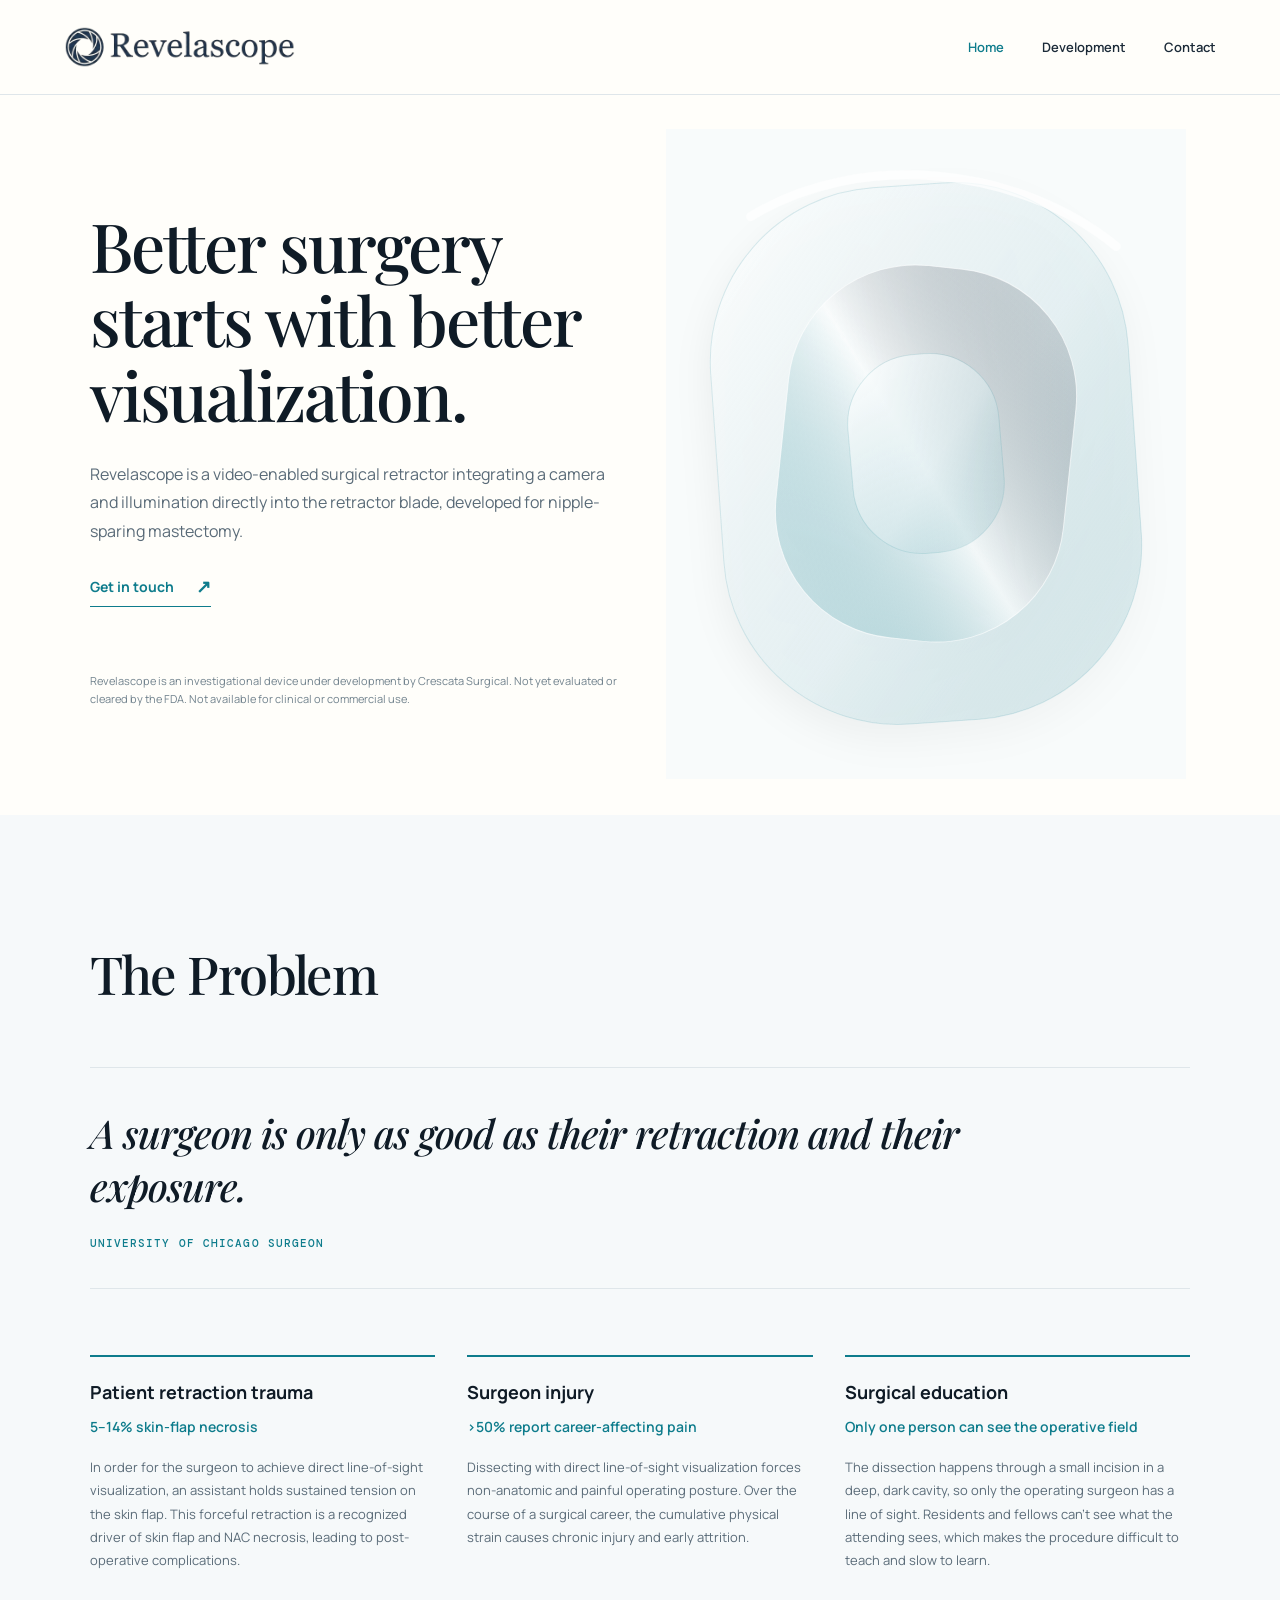
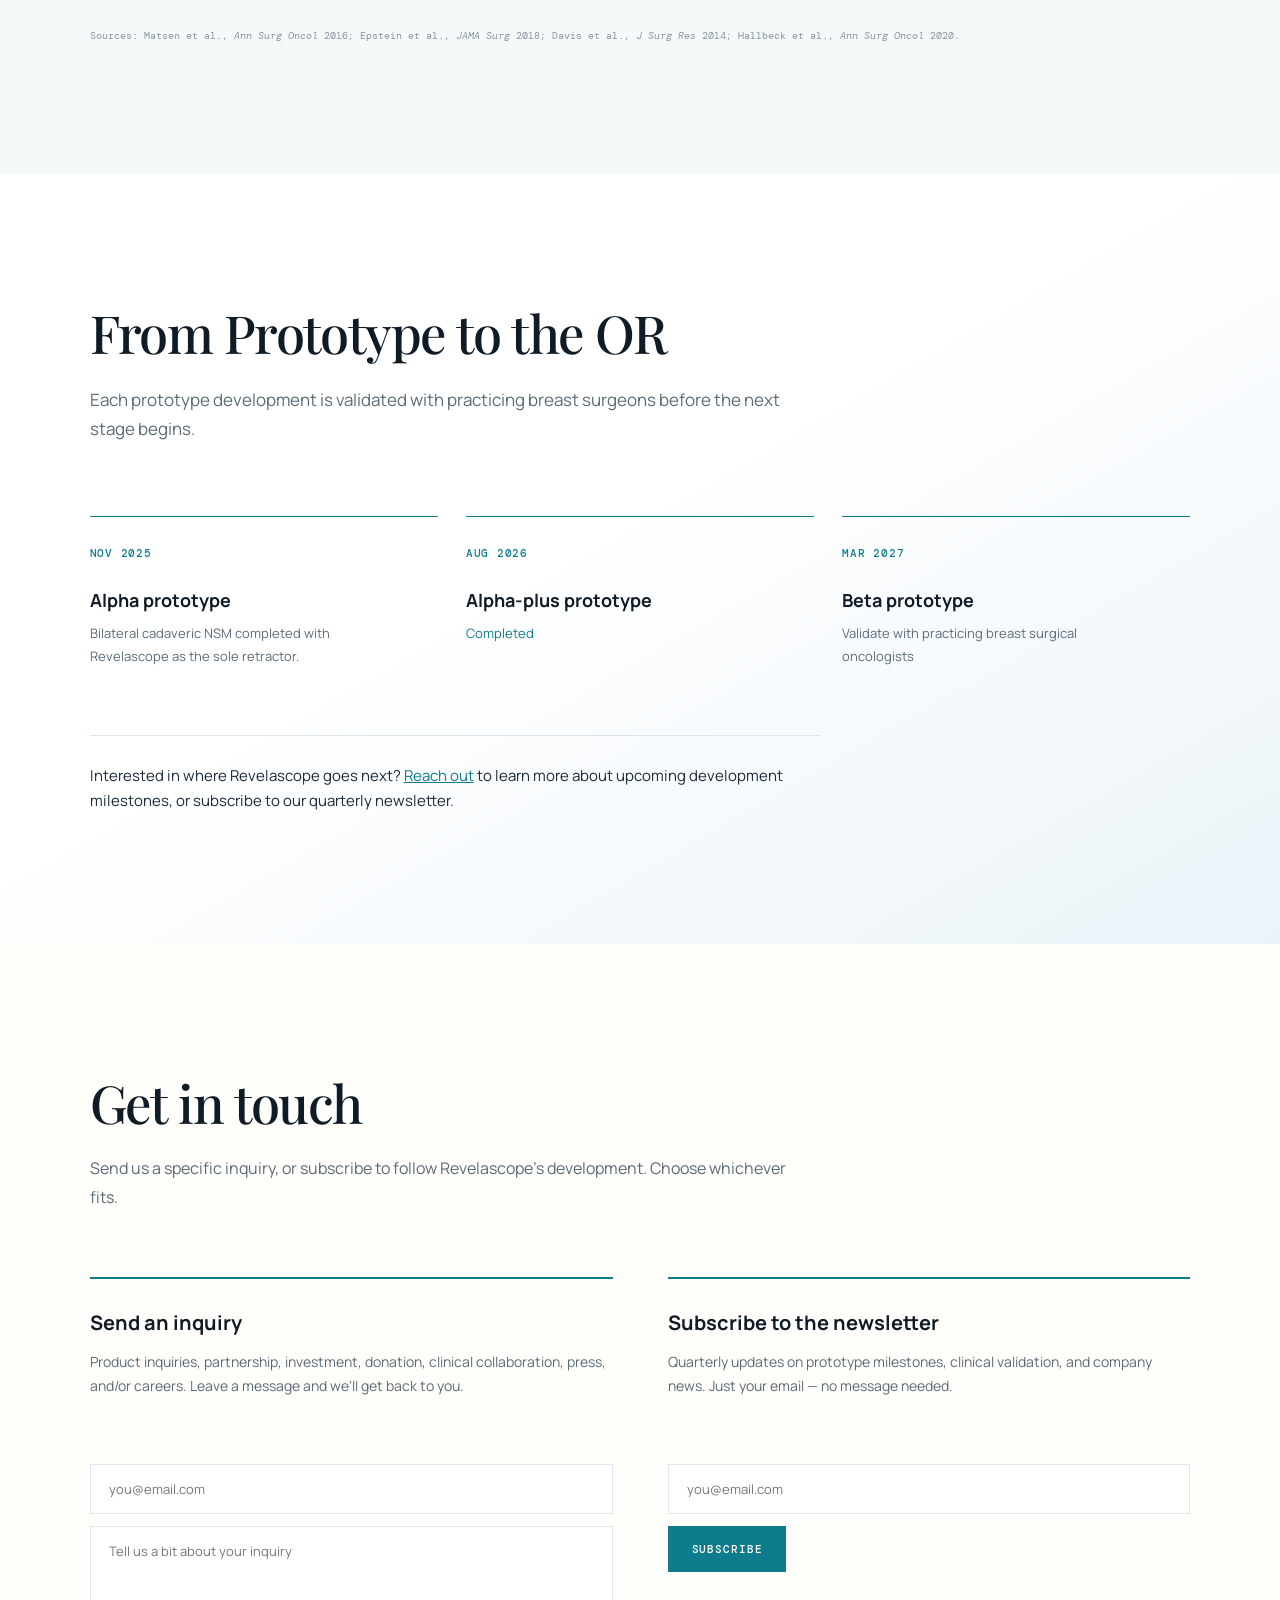
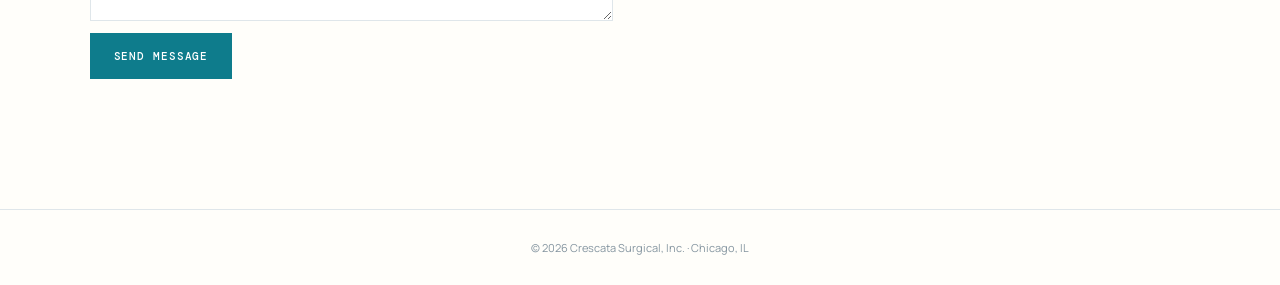
<file: index.html>
<!DOCTYPE html>
<html lang="en">
<head>
<meta charset="UTF-8">
<meta name="viewport" content="width=device-width, initial-scale=1.0">
<title>Revelascope</title>
<meta name="description" content="Better surgery starts with better visualization. Revelascope is a video-enabled surgical retractor integrating a camera and illumination directly into the retractor blade, developed for nipple-sparing mastectomy.">
<meta name="color-scheme" content="light">
<link rel="icon" href="logo.png">
<link rel="preconnect" href="https://fonts.googleapis.com">
<link rel="preconnect" href="https://fonts.gstatic.com" crossorigin>
<link href="https://fonts.googleapis.com/css2?family=DM+Mono:wght@400;500&family=Manrope:wght@400;500;600;700;800&family=Playfair+Display:ital,wght@0,500;0,600;0,700;1,400;1,500;1,600&display=swap" rel="stylesheet">
<link rel="stylesheet" href="style.css">
</head>
<body>

<div class="sticky-top">
  <header class="site">
    <div class="navbar">
      <a class="logo-link" href="#home"><img src="logo.png" alt="Revelascope"></a>
      <nav class="links">
        <a href="#home" aria-current="page">Home</a>
        <a href="#plan">Development</a>
        <a href="#contact">Contact</a>
      </nav>
    </div>
  </header>
</div>

<main>

  <section class="panel" id="home">
    <div class="inner hero-layout">
      <div class="hero-copy">
      <h1 class="hero">Better surgery starts with better visualization.</h1>
      <p class="sub">Revelascope is a video-enabled surgical retractor integrating a camera and illumination directly into the retractor blade, developed for nipple-sparing mastectomy.</p>
      <a class="text-link" href="#contact">Get in touch <span aria-hidden="true">↗</span></a>
      <p class="disclaimer">Revelascope is an investigational device under development by Crescata Surgical. Not yet evaluated or cleared by the FDA. Not available for clinical or commercial use.</p>
      </div>
      <div class="hero-art" aria-hidden="true"><img src="soft-glass-nested.svg" alt=""></div>
    </div>
  </section>

  <section class="panel" id="problem">
    <div class="inner">
      <h2>The Problem</h2>

      <figure class="quote">
        <blockquote>A surgeon is only as good as their retraction and their exposure.</blockquote>
        <cite>University of Chicago Surgeon</cite>
      </figure>

      <div class="issues">
        <article><h3>Patient retraction trauma</h3><strong>5&ndash;14% skin-flap necrosis</strong><p>In order for the surgeon to achieve direct line-of-sight visualization, an assistant holds sustained tension on the skin flap. This forceful retraction is a recognized driver of skin flap and NAC necrosis, leading to post-operative complications.</p></article>
        <article><h3>Surgeon injury</h3><strong>&gt;50% report career-affecting pain</strong><p>Dissecting with direct line-of-sight visualization forces non-anatomic and painful operating posture. Over the course of a surgical career, the cumulative physical strain causes chronic injury and early attrition.</p></article>
        <article><h3>Surgical education</h3><strong>Only one person can see the operative field</strong><p>The dissection happens through a small incision in a deep, dark cavity, so only the operating surgeon has a line of sight. Residents and fellows can&#39;t see what the attending sees, which makes the procedure difficult to teach and slow to learn.</p></article>
      </div>

      <p class="footnote">Sources: Matsen et&nbsp;al., <em>Ann Surg Oncol</em> 2016; Epstein et&nbsp;al., <em>JAMA Surg</em> 2018; Davis et&nbsp;al., <em>J Surg Res</em> 2014; Hallbeck et&nbsp;al., <em>Ann Surg Oncol</em> 2020.</p>
    </div>
  </section>


  <section class="panel" id="plan">
    <div class="inner">
      <h2>From Prototype to the OR</h2>
      <p class="plan-highlight">Each prototype development is validated with practicing breast surgeons before the next stage begins.</p>

      <div class="htimeline">
        <div class="htl-item done">
          <span class="htl-date">Nov 2025</span>
          <div class="htl-node"><span class="dot"></span></div>
          <div class="htl-body">
            <strong>Alpha prototype</strong>
            <span>Bilateral cadaveric NSM completed with Revelascope as the sole retractor.</span>
          </div>
        </div>
        <div class="htl-item done">
          <span class="htl-date">Aug 2026</span>
          <div class="htl-node"><span class="dot"></span></div>
          <div class="htl-body">
            <strong>Alpha-plus prototype</strong>
            <span class="badge">Completed</span>
          </div>
        </div>
        <div class="htl-item">
          <span class="htl-date">Mar 2027</span>
          <div class="htl-node"><span class="dot"></span></div>
          <div class="htl-body">
            <strong>Beta prototype</strong>
            <span>Validate with practicing breast surgical oncologists</span>
          </div>
        </div>
      </div>

      <p class="callout">Interested in where Revelascope goes next? <a href="#contact">Reach out</a> to learn more about upcoming development milestones, or subscribe to our quarterly newsletter.</p>
    </div>
  </section>

  <section class="panel" id="contact">
    <div class="inner">
      <h2>Get in touch</h2>
      <p class="sub">Send us a specific inquiry, or subscribe to follow Revelascope&#39;s development. Choose whichever fits.</p>

      <div class="contact-cols">
        <div class="contact-col">
          <h3 class="col-title">Send an inquiry</h3>
          <p class="col-desc">Product inquiries, partnership, investment, donation, clinical collaboration, press, and&#47;or careers. Leave a message and we&#39;ll get back to you.</p>
          <form id="interest-form" class="stack" name="revelascope-interest" method="POST" data-netlify="true" netlify-honeypot="bot-field">
            <input type="hidden" name="form-name" value="revelascope-interest">
            <p style="display:none;"><label>Don't fill this out: <input name="bot-field"></label></p>
            <input type="email" name="email" placeholder="you@email.com" required aria-label="Your email address">
            <textarea name="message" placeholder="Tell us a bit about your inquiry" aria-label="Message"></textarea>
            <button type="submit" class="btn">Send message</button>
          </form>
          <p class="confirm" id="interest-confirm">Thanks &mdash; we&#39;ll be in touch.</p>
        </div>

        <div class="contact-col">
          <h3 class="col-title">Subscribe to the newsletter</h3>
          <p class="col-desc">Quarterly updates on prototype milestones, clinical validation, and company news. Just your email &mdash; no message needed.</p>
          <form id="news-form" class="stack" name="revelascope-newsletter" method="POST" data-netlify="true" netlify-honeypot="bot-field">
            <input type="hidden" name="form-name" value="revelascope-newsletter">
            <p style="display:none;"><label>Don't fill this out: <input name="bot-field"></label></p>
            <input type="email" name="email" placeholder="you@email.com" required aria-label="Email address for newsletter">
            <button type="submit" class="btn">Subscribe</button>
          </form>
          <p class="confirm" id="news-confirm">You&#39;re subscribed &mdash; thanks.</p>
        </div>
      </div>
    </div>
  </section>

</main>

<footer>© 2026 Crescata Surgical, Inc. · Chicago, IL</footer>

<script>
  // Netlify form confirmation UX
  function wire(formId, confirmId){
    var f = document.getElementById(formId), c = document.getElementById(confirmId);
    if(!f) return;
    f.addEventListener('submit', function(e){
      e.preventDefault();
      fetch('/', {method:'POST', headers:{'Content-Type':'application/x-www-form-urlencoded'}, body:new URLSearchParams(new FormData(f)).toString()})
        .then(function(){ f.style.display='none'; c.style.display='block'; })
        .catch(function(){ f.submit(); });
    });
  }
  wire('interest-form','interest-confirm');
  wire('news-form','news-confirm');

  // Scroll-spy: highlight the tab for the section currently in view
  var navLinks = Array.prototype.slice.call(document.querySelectorAll('nav.links a'));
  var map = {};
  navLinks.forEach(function(a){ var id = a.getAttribute('href').slice(1); if(id) map[id] = a; });
  map['problem'] = map['home']; // folded problem keeps Home active
  var obs = new IntersectionObserver(function(entries){
    entries.forEach(function(en){
      if(en.isIntersecting){
        navLinks.forEach(function(a){ a.removeAttribute('aria-current'); });
        var a = map[en.target.id];
        if(a) a.setAttribute('aria-current','page');
      }
    });
  }, {rootMargin:'-45% 0px -50% 0px', threshold:0});
  document.querySelectorAll('section.panel').forEach(function(s){ obs.observe(s); });
</script>

</body>
</html>
</file>
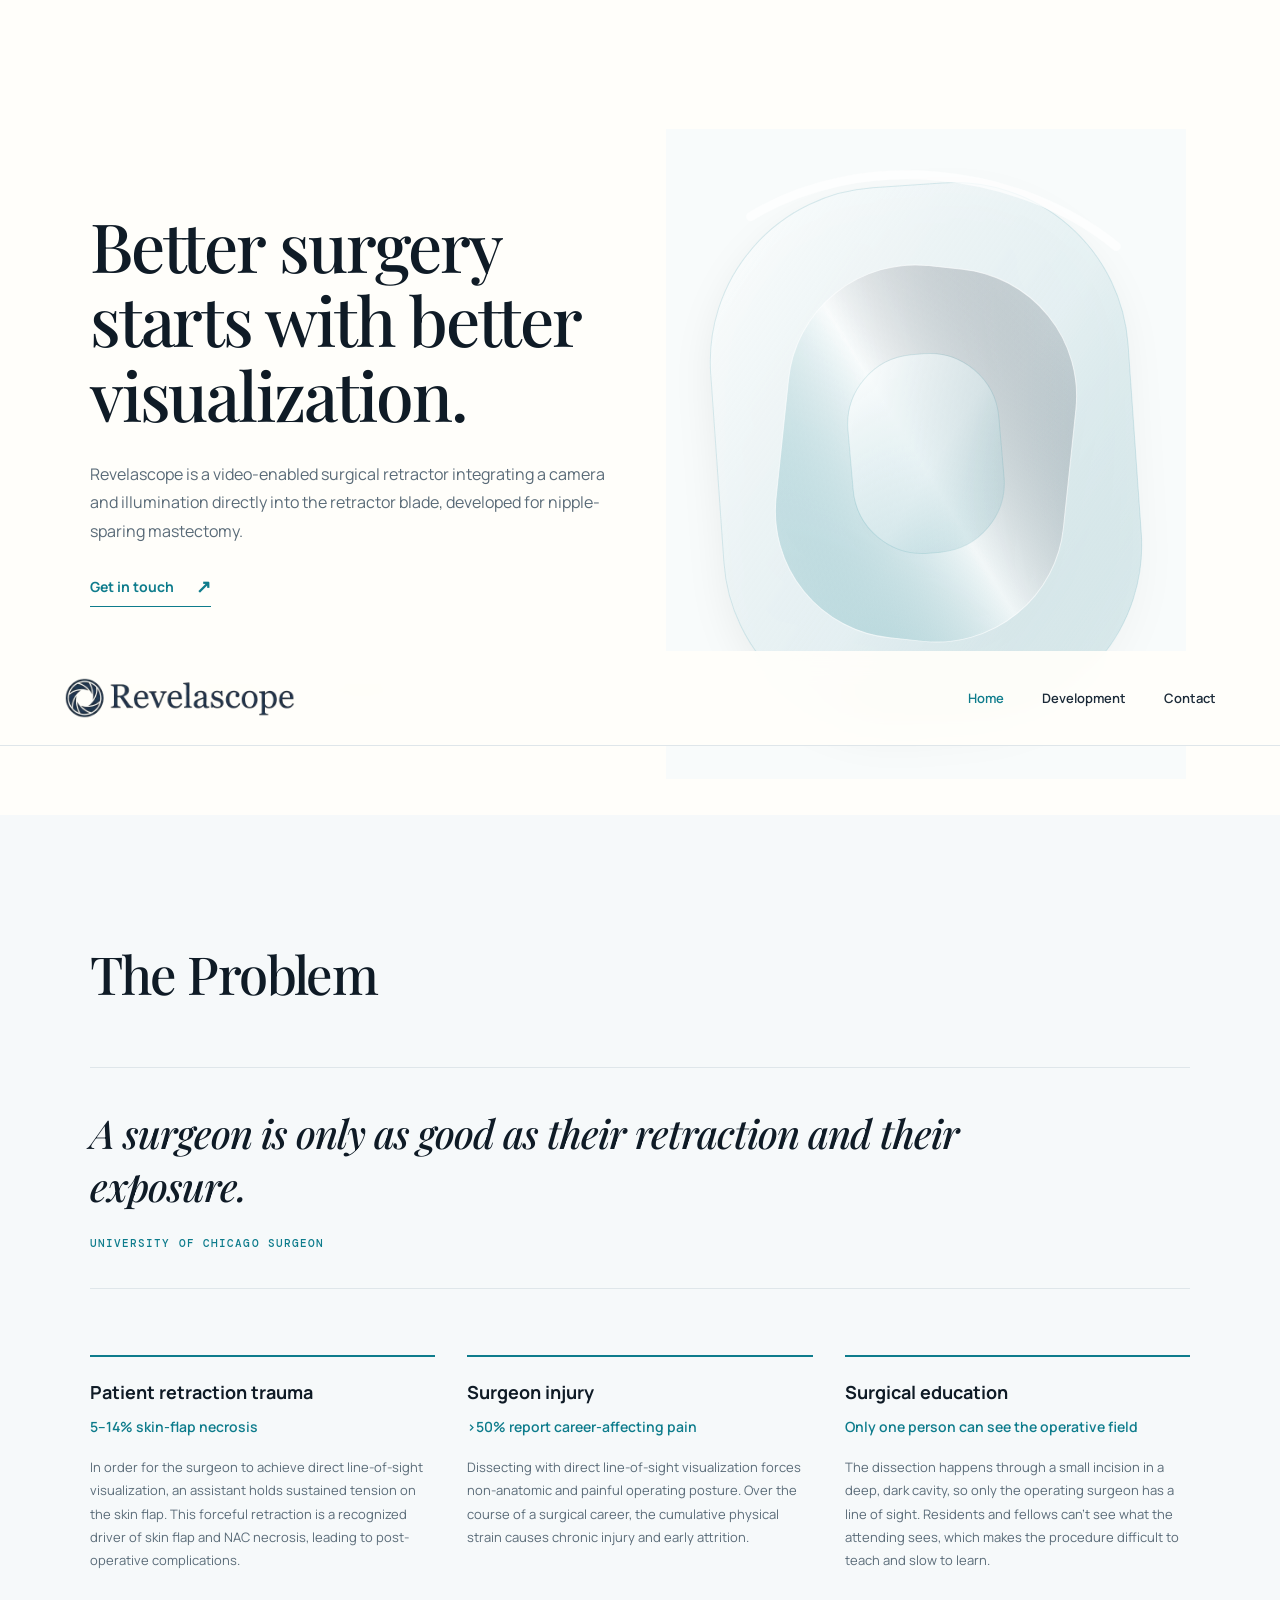
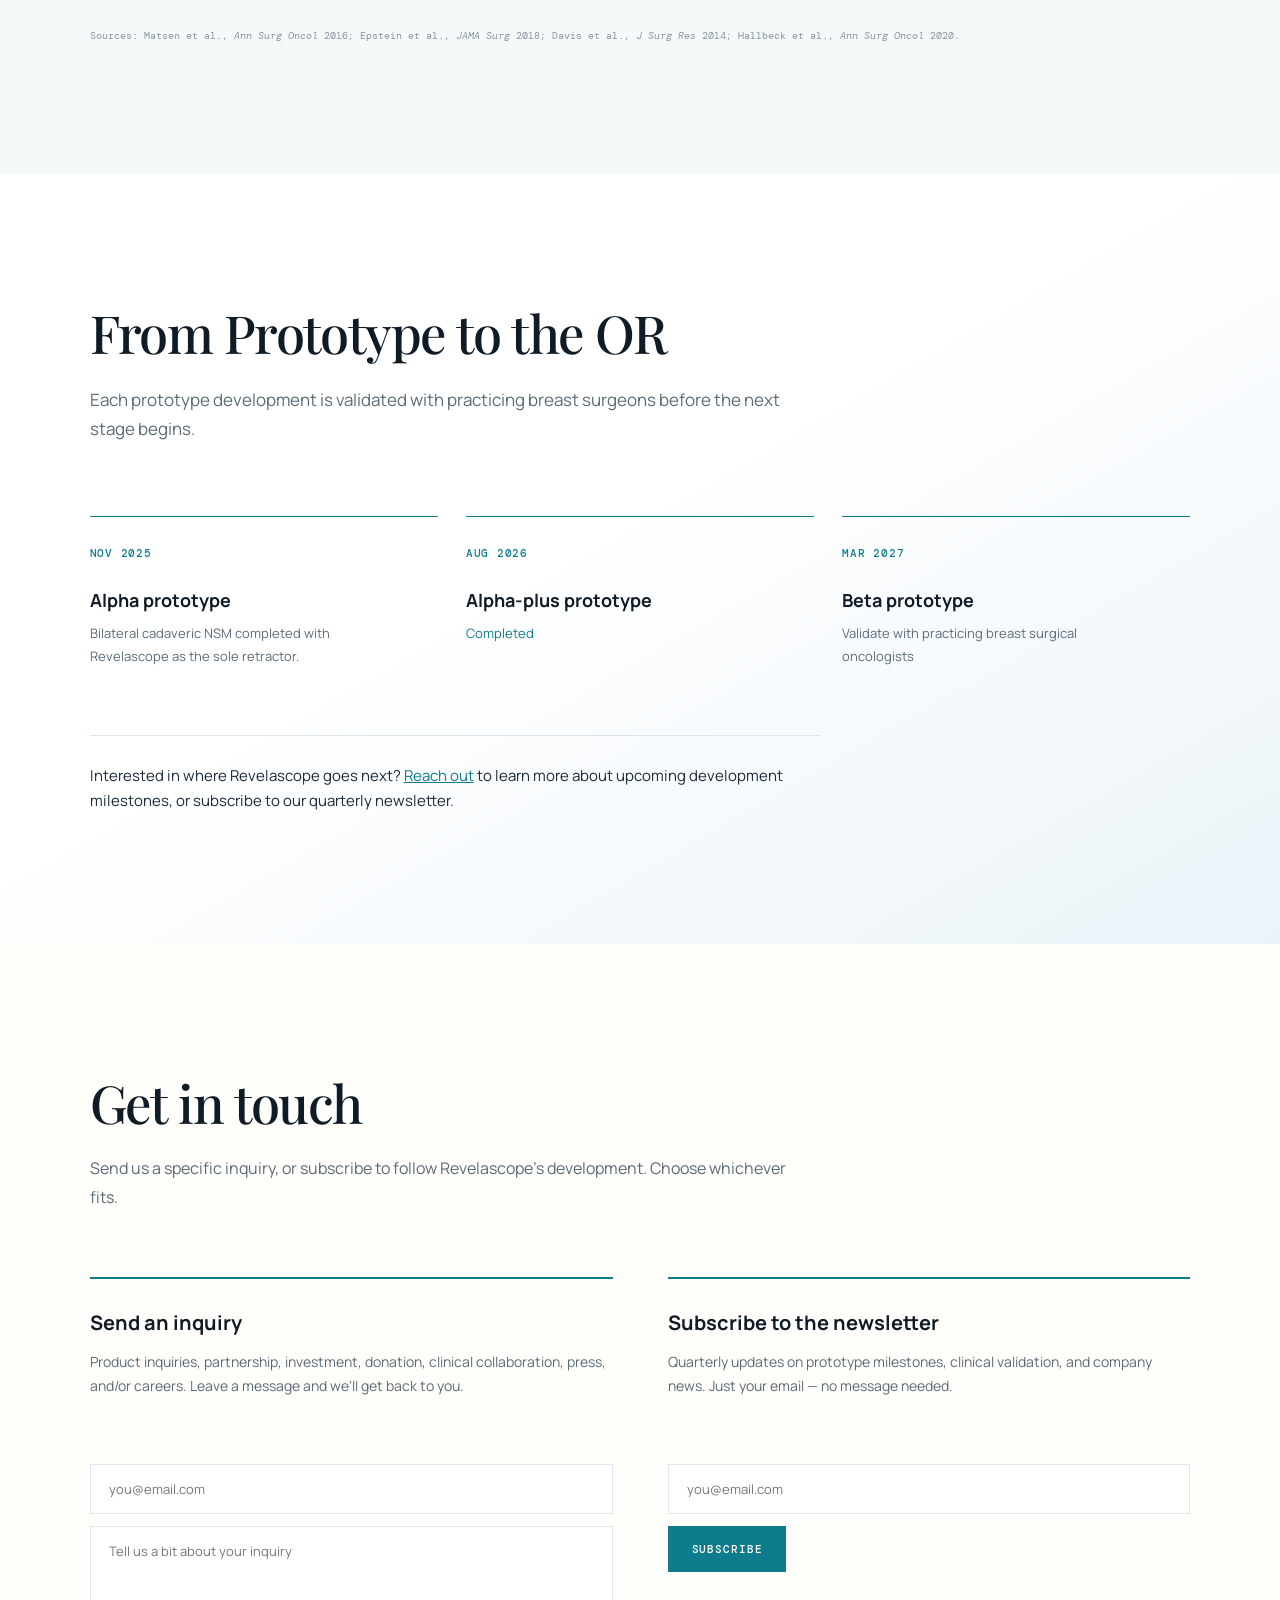
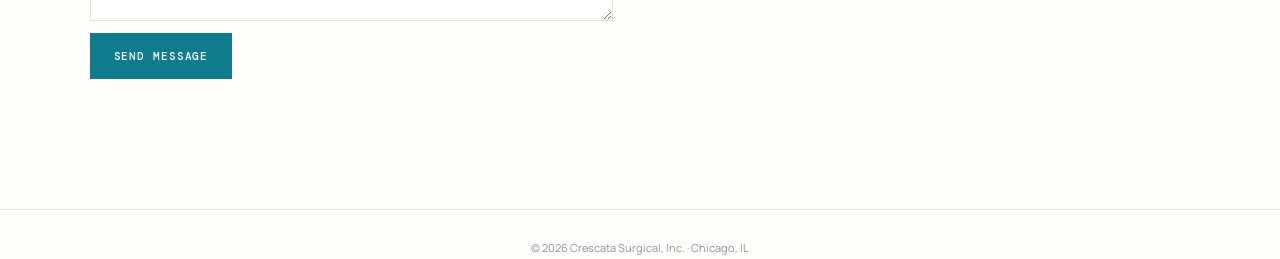
<file: contact.html>
<!DOCTYPE html>
<html lang="en">
<head>
<meta charset="UTF-8">
<meta http-equiv="refresh" content="0; url=index.html#contact">
<link rel="canonical" href="index.html#contact">
<meta name="robots" content="noindex">
<title>Revelascope</title>
</head>
<body>
<p>Redirecting to <a href="index.html#contact">Revelascope</a>&hellip;</p>
</body>
</html>
</file>
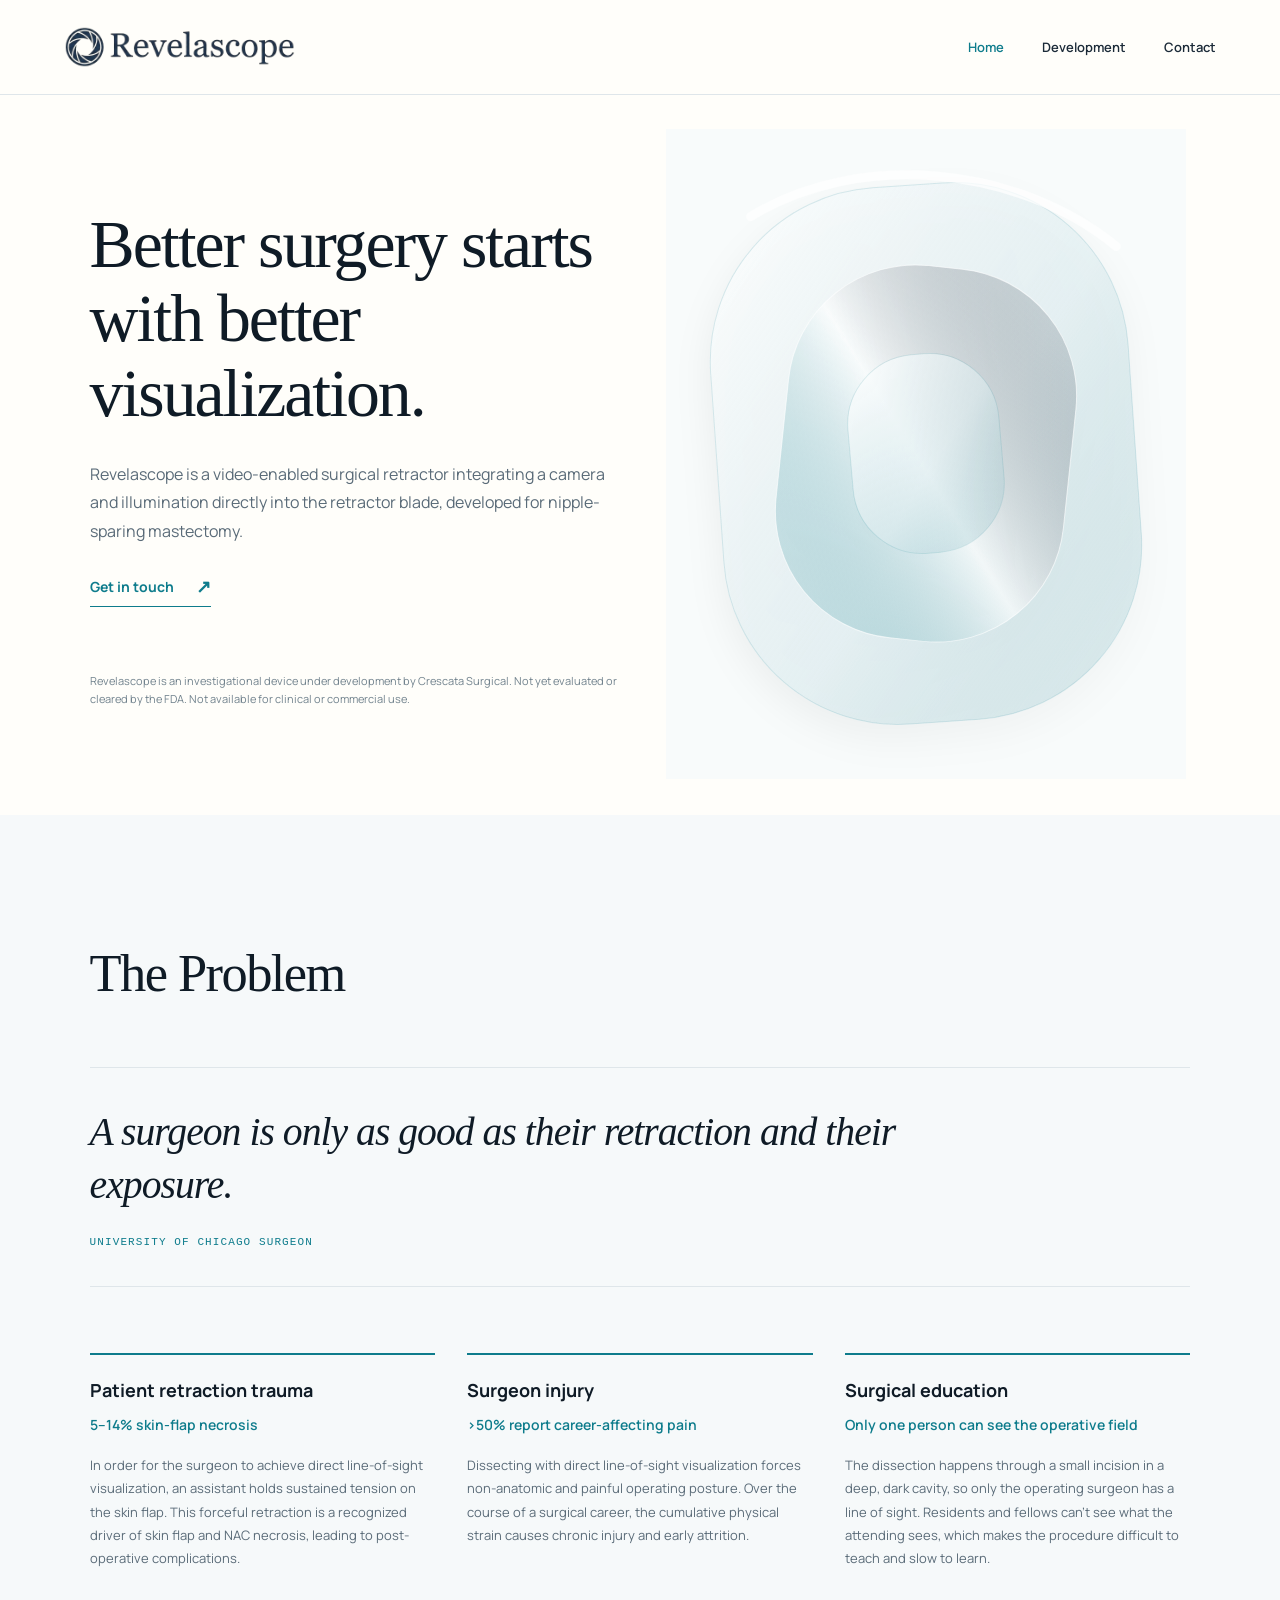
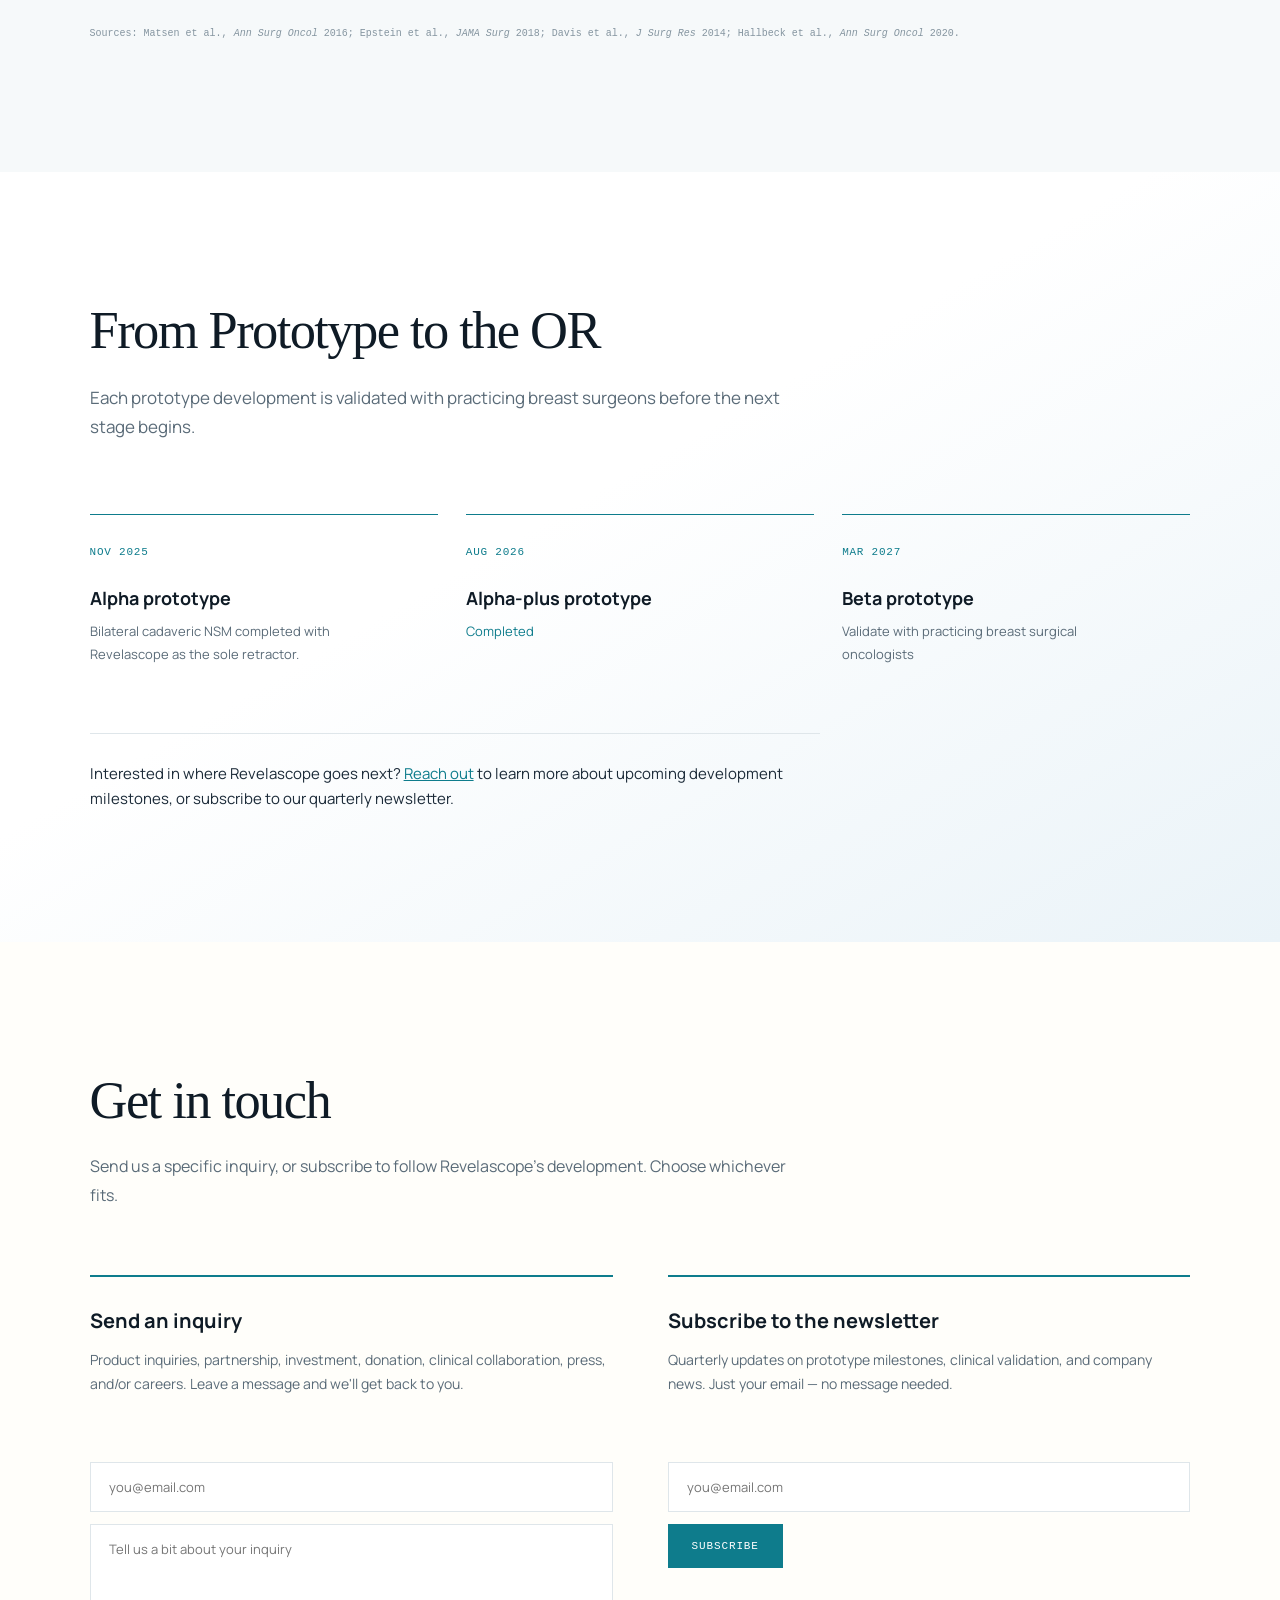
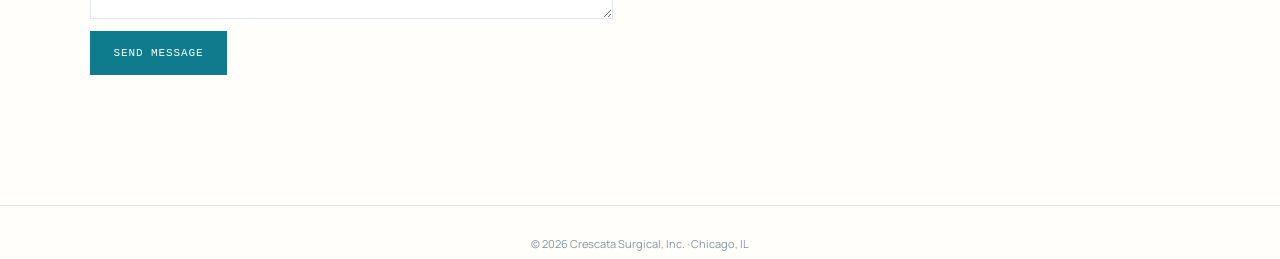
<file: plan.html>
<!DOCTYPE html>
<html lang="en">
<head>
<meta charset="UTF-8">
<meta http-equiv="refresh" content="0; url=index.html#plan">
<link rel="canonical" href="index.html#plan">
<meta name="robots" content="noindex">
<title>Revelascope</title>
</head>
<body>
<p>Redirecting to <a href="index.html#plan">Revelascope</a>&hellip;</p>
</body>
</html>
</file>
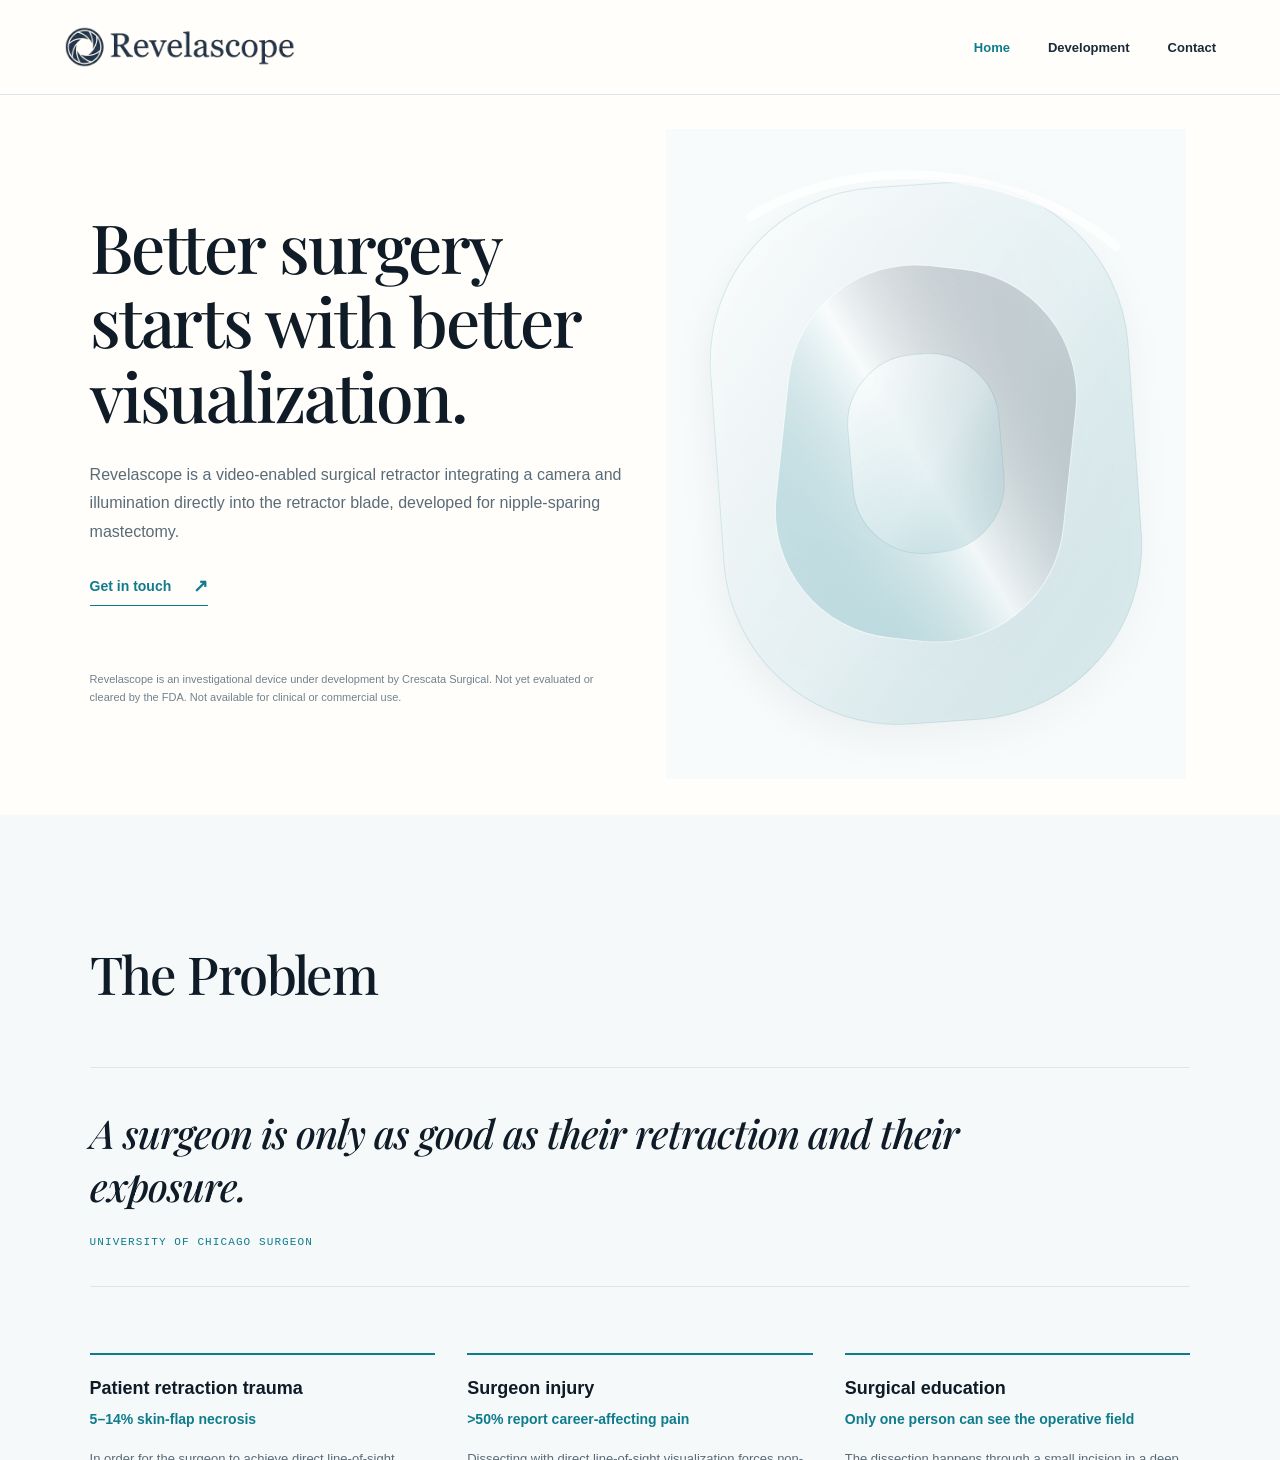
<file: problem.html>
<!DOCTYPE html>
<html lang="en">
<head>
<meta charset="UTF-8">
<meta http-equiv="refresh" content="0; url=index.html#problem">
<link rel="canonical" href="index.html#problem">
<meta name="robots" content="noindex">
<title>Revelascope</title>
</head>
<body>
<p>Redirecting to <a href="index.html#problem">Revelascope</a>&hellip;</p>
</body>
</html>
</file>
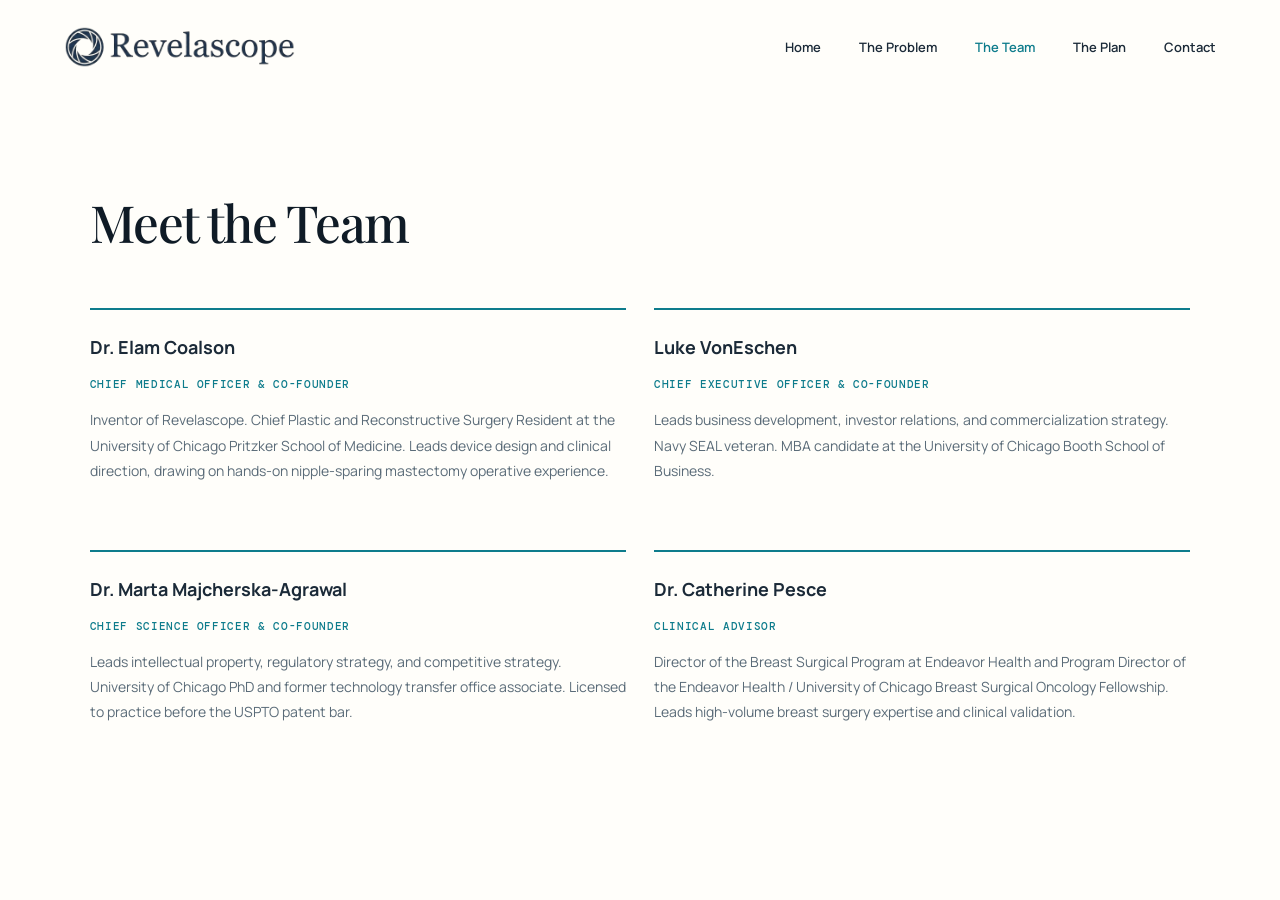
<file: team.html>
<!DOCTYPE html>
<html lang="en">
<head>
<meta charset="UTF-8">
<meta name="viewport" content="width=device-width, initial-scale=1.0">
<title>The Team — Revelascope</title>
<meta name="description" content="Revelascope is developed by a team spanning surgical innovation, intellectual property and regulatory strategy, and commercialization.">
<meta name="color-scheme" content="light">
<link rel="icon" href="logo.png">
<link rel="preconnect" href="https://fonts.googleapis.com">
<link rel="preconnect" href="https://fonts.gstatic.com" crossorigin>
<link href="https://fonts.googleapis.com/css2?family=DM+Mono:wght@400;500&family=Manrope:wght@400;500;600;700;800&family=Playfair+Display:ital,wght@0,500;0,600;0,700;1,400;1,500;1,600&display=swap" rel="stylesheet">
<link rel="stylesheet" href="style.css">
</head>
<body>

<div class="topbar"></div>

<header class="site">
  <div class="navbar">
    <a class="logo-link" href="index.html"><img src="logo.png" alt="Revelascope"></a>
            <nav class="links">
      <a href="index.html">Home</a>
      <a href="problem.html">The Problem</a>
      <a href="team.html" aria-current="page">The Team</a>
      <a href="plan.html">The Plan</a>
      <a href="contact.html">Contact</a>
    </nav>
  </div>
</header>

<main class="frame">
  <div class="inner">
    <h1>Meet the Team</h1>

    <div class="people">
      <div class="person">
        <h3>Dr. Elam Coalson</h3>
        <span class="role">Chief Medical Officer &amp; Co-Founder</span>
        <p>Inventor of Revelascope. Chief Plastic and Reconstructive Surgery Resident at the University of Chicago Pritzker School of Medicine. Leads device design and clinical direction, drawing on hands-on nipple-sparing mastectomy operative experience.</p>
      </div>
      <div class="person">
        <h3>Luke VonEschen</h3>
        <span class="role">Chief Executive Officer &amp; Co-Founder</span>
        <p>Leads business development, investor relations, and commercialization strategy. Navy SEAL veteran. MBA candidate at the University of Chicago Booth School of Business.</p>
      </div>
      <div class="person">
        <h3>Dr. Marta Majcherska-Agrawal</h3>
        <span class="role">Chief Science Officer &amp; Co-Founder</span>
        <p>Leads intellectual property, regulatory strategy, and competitive strategy. University of Chicago PhD and former technology transfer office associate. Licensed to practice before the USPTO patent bar.</p>
      </div>
      <div class="person">
        <h3>Dr. Catherine Pesce</h3>
        <span class="role">Clinical Advisor</span>
        <p>Director of the Breast Surgical Program at Endeavor Health and Program Director of the Endeavor Health &#47; University of Chicago Breast Surgical Oncology Fellowship. Leads high-volume breast surgery expertise and clinical validation.</p>
      </div>
    </div>
  </div>
</main>

</body>
</html>
</file>
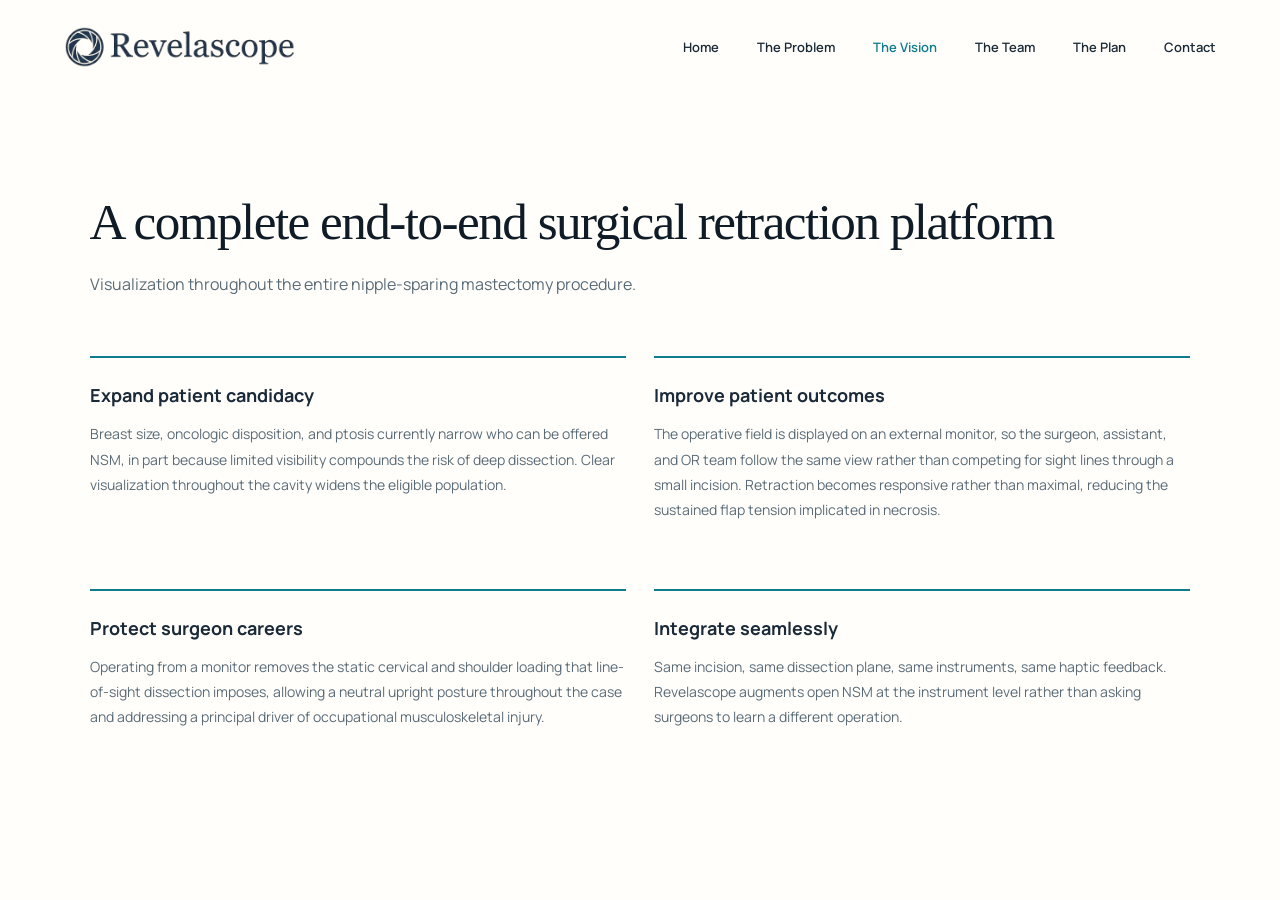
<file: vision.html>
<!DOCTYPE html>
<html lang="en">
<head>
<meta charset="UTF-8">
<meta name="viewport" content="width=device-width, initial-scale=1.0">
<title>The Vision — Revelascope</title>
<meta name="description" content="Visualization throughout the entire nipple-sparing mastectomy procedure.">
<meta name="color-scheme" content="light">
<link rel="icon" href="logo.png">
<link rel="preconnect" href="https://fonts.googleapis.com">
<link rel="preconnect" href="https://fonts.gstatic.com" crossorigin>
<link href="https://fonts.googleapis.com/css2?family=DM+Mono:wght@400;500&family=Manrope:wght@400;500;600;700;800&display=swap" rel="stylesheet">
<link rel="stylesheet" href="style.css">
</head>
<body>

<div class="topbar"></div>

<header class="site">
  <div class="navbar">
    <a class="logo-link" href="index.html"><img src="logo.png" alt="Revelascope"></a>
    <nav class="links">
      <a href="index.html">Home</a>
      <a href="problem.html">The Problem</a>
      <a href="vision.html" aria-current="page">The Vision</a>
      <a href="team.html">The Team</a>
      <a href="plan.html">The Plan</a>
      <a href="contact.html">Contact</a>
    </nav>
  </div>
</header>

<main class="frame">
  <div class="inner">
    <div class="rule"></div>
    <h1 class="wide">A complete end-to-end surgical retraction platform</h1>
    <p class="sub">Visualization throughout the entire nipple-sparing mastectomy procedure.</p>

    <div class="cards two">
      <div class="card">
        <h3>Expand patient candidacy</h3>
        <p>Breast size, oncologic disposition, and ptosis currently narrow who can be offered NSM, in part because limited visibility compounds the risk of deep dissection. Clear visualization throughout the cavity widens the eligible population.</p>
      </div>
      <div class="card">
        <h3>Improve patient outcomes</h3>
        <p>The operative field is displayed on an external monitor, so the surgeon, assistant, and OR team follow the same view rather than competing for sight lines through a small incision. Retraction becomes responsive rather than maximal, reducing the sustained flap tension implicated in necrosis.</p>
      </div>
      <div class="card">
        <h3>Protect surgeon careers</h3>
        <p>Operating from a monitor removes the static cervical and shoulder loading that line-of-sight dissection imposes, allowing a neutral upright posture throughout the case and addressing a principal driver of occupational musculoskeletal injury.</p>
      </div>
      <div class="card">
        <h3>Integrate seamlessly</h3>
        <p>Same incision, same dissection plane, same instruments, same haptic feedback. Revelascope augments open NSM at the instrument level rather than asking surgeons to learn a different operation.</p>
      </div>
    </div>
  </div>
</main>

</body>
</html>
</file>
<file: style.css>
:root{color-scheme:only light;--ink:#1b2a38;--deep:#0f1b26;--slate:#5a6b78;--teal:#0e7c8c;--line:#dfe6ea;--tint:#e8f3f5;--paper:#fffefa;--display:'Playfair Display',Georgia,serif}
*{box-sizing:border-box}html{scroll-behavior:smooth}body{margin:0;background:var(--paper);color:var(--ink);font-family:Manrope,Arial,sans-serif;-webkit-font-smoothing:antialiased}a{color:inherit}button,input,textarea{font:inherit}
.sticky-top{position:sticky;top:0;z-index:20;background:rgba(255,254,250,.94);backdrop-filter:blur(14px);border-bottom:1px solid var(--line)}header.site{max-width:1380px;margin:auto}.navbar{min-height:94px;padding:0 5%;display:flex;align-items:center;justify-content:space-between;gap:24px}.logo-link img{display:block;width:232px;max-width:100%;height:auto}.links{display:flex;gap:38px;align-items:center}.links a{text-decoration:none;font-size:13px;font-weight:600;white-space:nowrap}.links a:hover,.links a:focus-visible{color:var(--teal)}.links a[aria-current=page]{color:var(--teal)}
.panel{scroll-margin-top:94px;padding:130px max(7%,calc((100vw - 1200px)/2))}.inner{max-width:1200px;margin:auto}.panel h2,.panel h1,.frame h1{font-family:var(--display);font-weight:500;color:var(--deep);letter-spacing:-.03em;line-height:1.1}.panel h2{font-size:clamp(40px,4.1vw,62px);margin:0}.panel h1{font-size:clamp(50px,5.3vw,82px)}.panel .sub{font-size:16px;line-height:1.8;color:var(--slate)}
#home{padding-top:0;padding-bottom:0;min-height:690px}#home .inner{max-width:1440px}.hero-layout{display:grid;grid-template-columns:52% 48%;align-items:center;gap:0}.hero-copy{padding:90px 6% 85px 0}.hero{max-width:650px;margin:0 0 28px}.hero-copy .sub{max-width:560px;margin:0}.text-link{display:inline-flex;align-items:center;gap:22px;margin-top:28px;color:var(--teal);font-size:14px;font-weight:700;text-decoration:none;border-bottom:1px solid var(--teal);padding-bottom:8px}.text-link span{font-size:18px}.disclaimer{font-size:11px;line-height:1.6;color:#71828d;max-width:530px;margin:65px 0 0}.hero-art{min-width:0;padding:34px 0 36px}.hero-art img{display:block;width:100%;height:auto;max-height:650px;object-fit:contain}
#problem{background:#f6f9fa}.quote{margin:64px 0 66px;padding:38px 0;border-top:1px solid var(--line);border-bottom:1px solid var(--line)}.quote blockquote{font-family:var(--display);font-style:italic;font-weight:500;letter-spacing:-.025em;font-size:clamp(30px,3.1vw,48px);line-height:1.35;max-width:900px;margin:0;color:var(--deep)}.quote cite{display:block;margin-top:23px;color:var(--teal);font:500 11px 'DM Mono',monospace;letter-spacing:.1em;text-transform:uppercase;font-style:normal}.issues{display:grid;grid-template-columns:repeat(3,minmax(0,1fr));gap:32px}.issues article{border-top:2px solid var(--teal);padding-top:23px}.issues h3{font-size:18px;color:var(--deep);margin:0 0 11px}.issues strong{font-size:14px;font-weight:600;color:var(--teal)}.issues p{font-size:13px;line-height:1.8;color:var(--slate);margin:19px 0 0}.footnote{font:10px/1.7 'DM Mono',monospace;color:#8595a0;margin:54px 0 0}
#plan{background:linear-gradient(150deg,#fff 44%,#eaf3f8)}.plan-highlight{font-size:17px;line-height:1.75;color:var(--slate);max-width:700px;margin:23px 0 0}.htimeline{display:grid;grid-template-columns:repeat(3,minmax(0,1fr));gap:28px;margin-top:72px}.htl-item{border-top:1px solid var(--teal);padding-top:23px}.htl-date{font:500 11px 'DM Mono',monospace;letter-spacing:.07em;text-transform:uppercase;color:var(--teal)}.htl-node{display:none}.htl-body strong{display:block;font-size:18px;color:var(--deep);margin:26px 0 10px}.htl-body span{display:block;font-size:13px;line-height:1.75;color:var(--slate);max-width:290px}.htl-body .badge{color:var(--teal)}.callout{border-top:1px solid var(--line);padding-top:27px;margin:67px 0 0;max-width:730px;font-size:15px;line-height:1.7}.callout a{color:var(--teal)}
#contact{background:var(--paper)}#contact>.inner>.sub{max-width:700px;margin:23px 0 0}.contact-cols{display:grid;grid-template-columns:1fr 1fr;gap:55px;margin-top:65px}.contact-col{border-top:2px solid var(--teal);padding-top:20px}.col-title{font-size:20px;color:var(--deep);margin:10px 0}.col-desc{font-size:14px;line-height:1.75;color:var(--slate);min-height:100px}.stack{display:grid;gap:12px}.stack input,.stack textarea{width:100%;border:1px solid var(--line);background:#fff;color:var(--ink);padding:15px 18px;font-size:13px;outline:none}.stack textarea{min-height:95px;resize:vertical}.stack input:focus,.stack textarea:focus{border-color:var(--teal)}.stack button{justify-self:start;border:0;background:var(--teal);color:white;font:500 11px 'DM Mono',monospace;text-transform:uppercase;letter-spacing:.08em;padding:16px 24px;cursor:pointer}.stack button:hover{background:#0a6070}.confirm{display:none;color:var(--teal);font-size:13px}footer{border-top:1px solid var(--line);padding:30px 7%;text-align:center;color:#8595a0;font-size:11px}
/* Keep the earlier standalone pages legible in the same visual system. */
.topbar{display:none}.frame{background:var(--paper);padding:100px 7%;min-height:calc(100vh - 94px)}.frame>.inner{max-width:1200px}.frame h1{font-size:clamp(40px,4vw,60px);margin:0 0 20px}.frame .sub{font-size:16px;line-height:1.75;color:var(--slate)}.cards.two,.people{display:grid;grid-template-columns:repeat(2,minmax(0,1fr));gap:28px;margin-top:58px}.card,.person{padding:25px 0;border-top:2px solid var(--teal)}.card h3,.person h3{font-size:18px;margin:0 0 12px}.card p,.person p{font-size:14px;line-height:1.8;color:var(--slate)}.person .role{font:500 11px 'DM Mono',monospace;color:var(--teal);text-transform:uppercase;letter-spacing:.06em}
@media(max-width:800px){.navbar{min-height:72px;padding:0 6%}.logo-link img{width:170px}.links{gap:15px}.links a{font-size:11px}.panel{padding:75px 7%;scroll-margin-top:72px}#home{padding:0 7% 45px;min-height:0}.hero-layout{grid-template-columns:1fr}.hero-copy{padding:70px 0 20px}.hero{font-size:clamp(45px,10vw,64px)}.disclaimer{margin-top:42px}.hero-art{padding:10px 0 0;max-width:550px;margin:auto}.quote{margin:45px 0}.issues,.htimeline,.contact-cols{grid-template-columns:1fr;gap:34px}.htimeline{margin-top:55px}.contact-cols{margin-top:50px}.col-desc{min-height:0}.frame{padding:75px 7%}.cards.two,.people{grid-template-columns:1fr;gap:28px}}
@media(max-width:480px){.navbar{align-items:center;gap:10px}.logo-link img{width:130px}.links{gap:10px}.links a{font-size:10px}.hero-copy{padding-top:55px}.hero{font-size:44px}.panel h2{font-size:40px}}
@media(prefers-reduced-motion:reduce){html{scroll-behavior:auto}}
</file>
